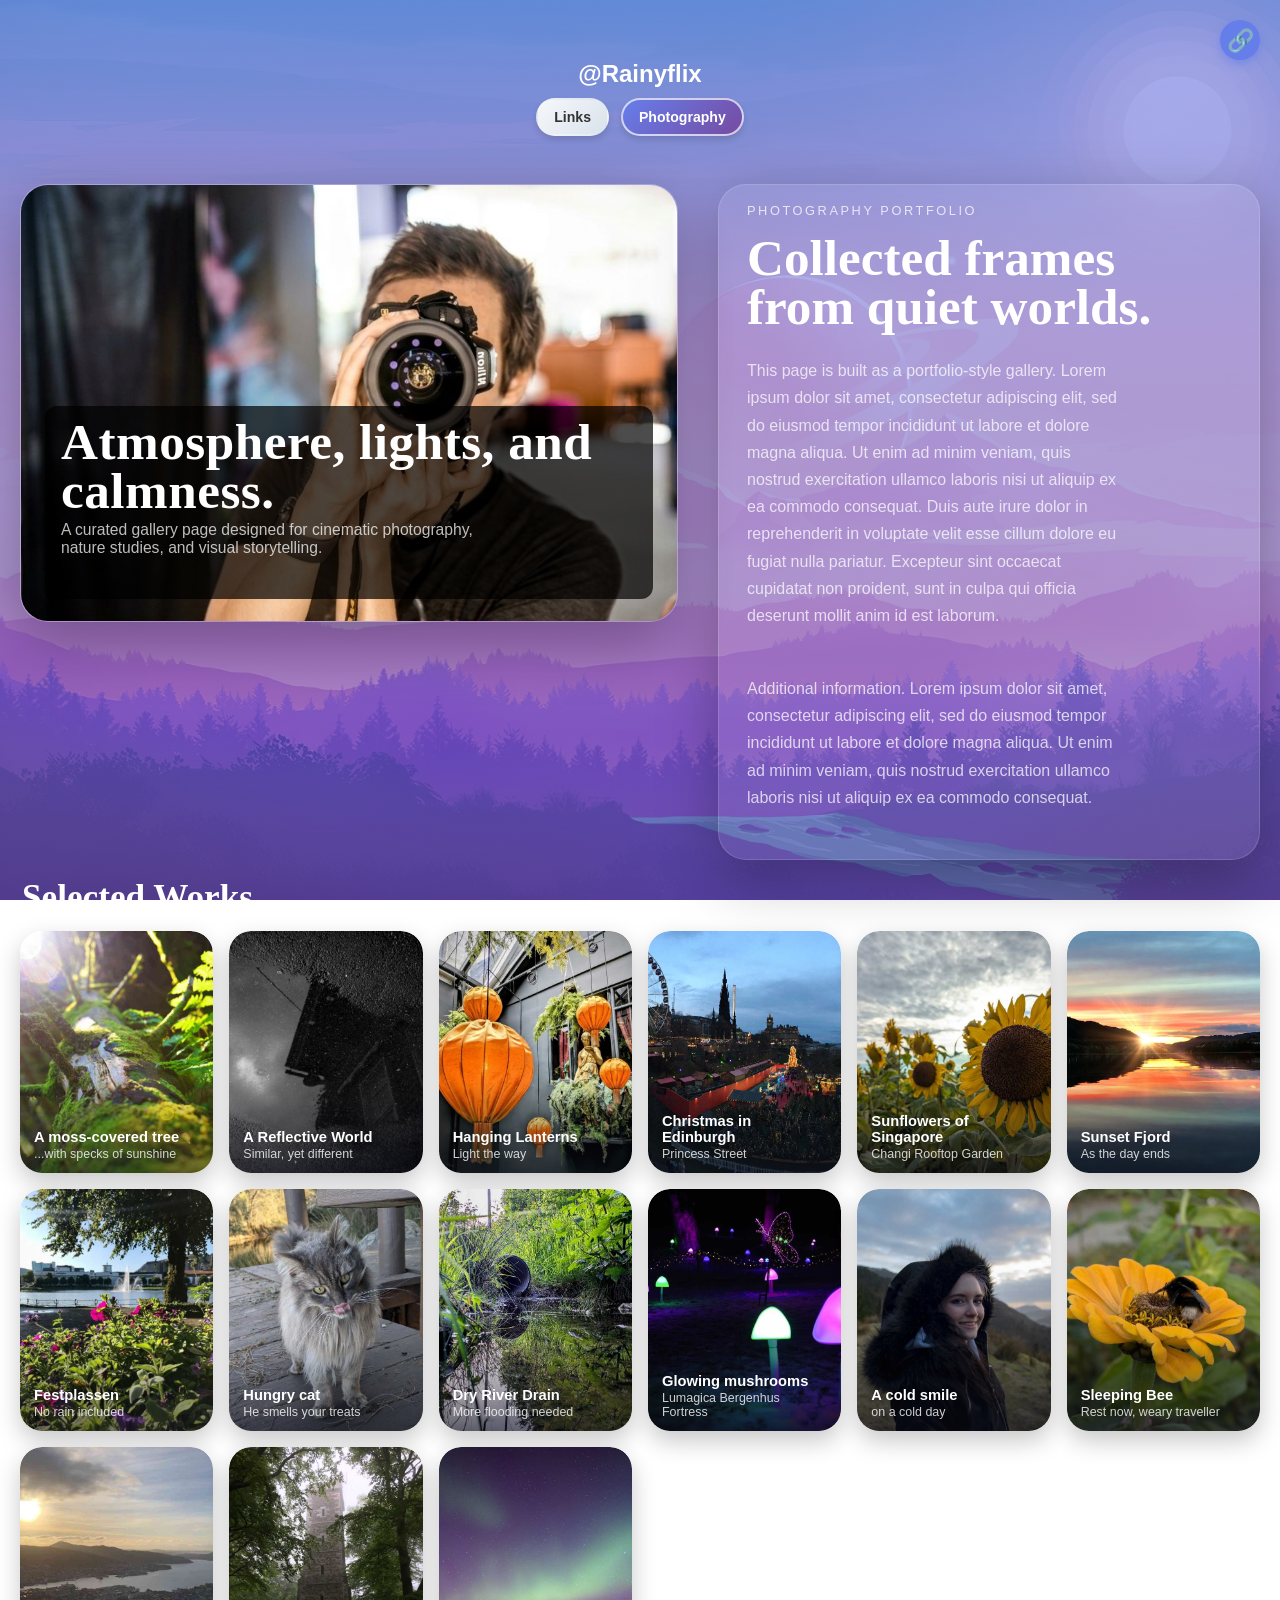
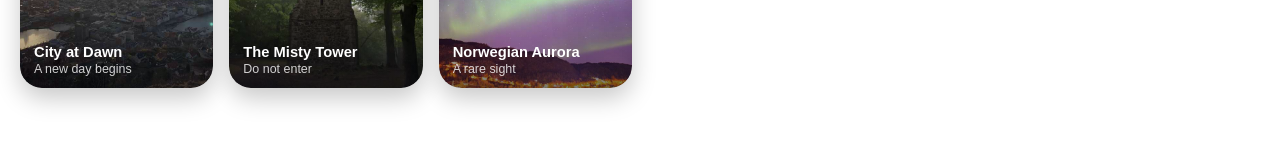
<file: photography/index.html>
<!DOCTYPE html>
<html lang="en">
<head>
  <meta charset="UTF-8" />
  <meta name="viewport" content="width=device-width, initial-scale=1" />
  <title>Rainyflix Photography</title>

  <link rel="icon" href="../images/Raindrop.ico" type="image/x-icon" />
  <link rel="apple-touch-icon" href="../images/Raindrop.png" type="image/png" />
  <link rel="icon" sizes="192x192" href="../images/Raindrop.png" type="image/png" />

  <link rel="stylesheet" href="../style.css" />
  <link rel="stylesheet" href="photography.css" />
</head>
<body>
  <button id="copyButton" title="Share Website Link" aria-label="Copy page URL" class="copy-url-btn">
    <span class="icon clipboard-icon">🔗</span>
    <span class="icon checkmark-icon">✅</span>
  </button>

<div class="fade-in-element">
  <div class="page" id="page">
    <main class="container">
      <h1>@Rainyflix</h1>
        <nav class="small-buttons" aria-label="Section navigation">
          <a href="/" class="small-btn">Links</a>
          <a href="/photography/" class="small-btn is-active" aria-current="page">Photography</a>
      	</nav>
</div>

<section class="hero-intro-wrapper">
    <section class="hero-grid">
    <article class="hero-photo reveal">
    <div class="frame">
      <img src="../images/main-photo.jpg" alt="Nick Reflected Photographer" />
    </div>
    <div class="hero-caption">
      <h2>Atmosphere, lights, and calmness.</h2>
      <p>A curated gallery page designed for cinematic photography, nature studies, and visual storytelling.</p>
    </div>
  </article>
</section>

        <article class="intro-panel reveal" style="animation-delay:0.1s;">
          <span class="kicker">Photography Portfolio</span>
          <h1>Collected frames from quiet worlds.</h1>
          <p>
            This page is built as a portfolio-style gallery. Lorem ipsum dolor sit amet, consectetur adipiscing elit, sed do eiusmod tempor incididunt ut labore et dolore magna aliqua. Ut enim ad minim veniam, quis nostrud exercitation ullamco laboris nisi ut aliquip ex ea commodo consequat. Duis aute irure dolor in reprehenderit in voluptate velit esse cillum dolore eu fugiat nulla pariatur. Excepteur sint occaecat cupidatat non proident, sunt in culpa qui officia deserunt mollit anim id est laborum.</p>
          <p>
            Additional information. Lorem ipsum dolor sit amet, consectetur adipiscing elit, sed do eiusmod tempor incididunt ut labore et dolore magna aliqua. Ut enim ad minim veniam, quis nostrud exercitation ullamco laboris nisi ut aliquip ex ea commodo consequat.
          </p>
        </article>
      </section>

      <section class="gallery-section">
        <div class="gallery-head reveal" style="animation-delay:0.16s;">
          <h3>Selected Works</h3>
          <span>Click any preview to enlarge</span>
        </div>

        <div class="thumb-grid">
         <button class="thumb"
	  type="button"
	  data-title="A moss-covered tree"
	  data-subtitle="...with specks of sunshine"
	  data-art="art-1"
	  data-purchase-link="">
  	 <img src="../images/photography/moss-tree.jpg" alt="A moss-covered tree" style="width: 100%; height: 100%; object-fit: cover; border-radius: 22px;" />
          <div class="thumb-label">
          <strong>A moss-covered tree</strong>
          <span>...with specks of sunshine</span>
         </div>
        </button>

         <button class="thumb"
	  type="button"
	  data-title="A Reflective World"
	  data-subtitle="Similar, yet different"
	  data-art="art-2"
	  data-purchase-link="">
  	 <img src="../images/photography/a-reflective-world.jpg" alt="A Reflective World" style="width: 100%; height: 100%; object-fit: cover; border-radius: 22px;" />
          <div class="thumb-label">
          <strong>A Reflective World</strong>
          <span>Similar, yet different</span>
         </div>
        </button>

         <button class="thumb"
	  type="button"
	  data-title="Hanging Lanterns"
	  data-subtitle="Light the way"
	  data-art="art-3"
	  data-purchase-link="">
  	 <img src="../images/photography/hanging-lanterns.jpg" alt="Hanging Lanterns" style="width: 100%; height: 100%; object-fit: cover; border-radius: 22px;" />
          <div class="thumb-label">
          <strong>Hanging Lanterns</strong>
          <span>Light the way</span>
         </div>
        </button>

         <button class="thumb"
	  type="button"
	  data-title="Christmas in Edinburgh"
	  data-subtitle="Princess Street"
	  data-art="art-4"
	  data-purchase-link="">
  	 <img src="../images/photography/edinburgh-christmas-market.jpg" alt="Christmas in Edinburgh" style="width: 100%; height: 100%; object-fit: cover; border-radius: 22px;" />
          <div class="thumb-label">
          <strong>Christmas in Edinburgh</strong>
          <span>Princess Street</span>
         </div>
        </button>

         <button class="thumb"
	  type="button"
	  data-title="Sunflowers of Singapore"
	  data-subtitle="Changi Rooftop Garden"
	  data-art="art-5"
	  data-purchase-link="">
  	 <img src="../images/photography/sunflower-garden.jpg" alt="Sunflowers of Singapore" style="width: 100%; height: 100%; object-fit: cover; border-radius: 22px;" />
          <div class="thumb-label">
          <strong>Sunflowers of Singapore</strong>
          <span>Changi Rooftop Garden</span>
         </div>
        </button>

         <button class="thumb"
	  type="button"
	  data-title="Sunset Fjord"
	  data-subtitle="As the day ends"
	  data-art="art-6"
	  data-purchase-link="">
  	 <img src="../images/photography/fjord-sunset.jpg" alt="Sunset Fjord" style="width: 100%; height: 100%; object-fit: cover; border-radius: 22px;" />
          <div class="thumb-label">
          <strong>Sunset Fjord</strong>
          <span>As the day ends</span>
         </div>
        </button>

         <button class="thumb"
	  type="button"
	  data-title="Festplassen"
	  data-subtitle="No rain included"
	  data-art="art-7"
	  data-purchase-link="">
  	 <img src="../images/photography/festplassen.jpg" alt="Festplassen" style="width: 100%; height: 100%; object-fit: cover; border-radius: 22px;" />
          <div class="thumb-label">
          <strong>Festplassen</strong>
          <span>No rain included</span>
         </div>
        </button>

         <button class="thumb"
	  type="button"
	  data-title="Hungry cat"
	  data-subtitle="He smells your treats"
	  data-art="art-8"
	  data-purchase-link="">
  	 <img src="../images/photography/curious-cat.jpg" alt="Hungry cat" style="width: 100%; height: 100%; object-fit: cover; border-radius: 22px;" />
          <div class="thumb-label">
          <strong>Hungry cat</strong>
          <span>He smells your treats</span>
         </div>
        </button>

         <button class="thumb"
	  type="button"
	  data-title="Dry River Drain"
	  data-subtitle="More flooding needed"
	  data-art="art-9"
	  data-purchase-link="">
  	 <img src="../images/photography/dry-river-drain.jpg" alt="Dry River Drain" style="width: 100%; height: 100%; object-fit: cover; border-radius: 22px;" />
          <div class="thumb-label">
          <strong>Dry River Drain</strong>
          <span>More flooding needed</span>
         </div>
        </button>

         <button class="thumb"
	  type="button"
	  data-title="Glowing mushrooms"
	  data-subtitle="Lumagica Bergenhus Fortress"
	  data-art="art-10"
	  data-purchase-link="">
  	 <img src="../images/photography/glowing-mushrooms.jpg" alt="Glowing mushrooms" style="width: 100%; height: 100%; object-fit: cover; border-radius: 22px;" />
          <div class="thumb-label">
          <strong>Glowing mushrooms</strong>
          <span>Lumagica Bergenhus Fortress</span>
         </div>
        </button>

         <button class="thumb"
	  type="button"
	  data-title="A cold smile"
	  data-subtitle="on a cold day"
	  data-art="art-11"
	  data-purchase-link="">
  	 <img src="../images/photography/cold-smile.jpg" alt="A cold smile" style="width: 100%; height: 100%; object-fit: cover; border-radius: 22px;" />
          <div class="thumb-label">
          <strong>A cold smile</strong>
          <span>on a cold day</span>
         </div>
        </button>

         <button class="thumb"
	  type="button"
	  data-title="Sleeping Bee"
	  data-subtitle="Rest now, weary traveller"
	  data-art="art-12"
	  data-purchase-link="">
  	 <img src="../images/photography/sleeping-bee.jpg" alt="Sleeping Bee" style="width: 100%; height: 100%; object-fit: cover; border-radius: 22px;" />
          <div class="thumb-label">
          <strong>Sleeping Bee</strong>
          <span>Rest now, weary traveller</span>
         </div>
        </button>

         <button class="thumb"
	  type="button"
	  data-title="City at Dawn"
	  data-subtitle="A new day begins"
	  data-art="art-13"
	  data-purchase-link="">
  	 <img src="../images/photography/cityscape-dawn.jpg" alt="City at Dawn" style="width: 100%; height: 100%; object-fit: cover; border-radius: 22px;" />
          <div class="thumb-label">
          <strong>City at Dawn</strong>
          <span>A new day begins</span>
         </div>
        </button>

         <button class="thumb"
	  type="button"
	  data-title="The Misty Tower"
	  data-subtitle="Do not enter"
	  data-art="art-14"
	  data-purchase-link="">
  	 <img src="../images/photography/misty-tower.jpg" alt="The Misty Tower" style="width: 100%; height: 100%; object-fit: cover; border-radius: 22px;" />
          <div class="thumb-label">
          <strong>The Misty Tower</strong>
          <span>Do not enter</span>
         </div>
        </button>

         <button class="thumb"
	  type="button"
	  data-title="Norwegian Aurora"
	  data-subtitle="A rare sight"
	  data-art="art-15"
	  data-purchase-link="">
  	 <img src="../images/photography/norwegian-aurora.jpg" alt="Norwegian Aurora" style="width: 100%; height: 100%; object-fit: cover; border-radius: 22px;" />
          <div class="thumb-label">
          <strong>Norwegian Aurora</strong>
          <span>A rare sight</span>
         </div>
        </button>

          <!-- Add more thumbnails similarly -->
        </div>

        <div class="gallery-footer reveal" style="animation-delay:0.22s;">
        <!-- Footer -->
        <footer id="footer">
          <div class="footer-content">
            <p>© 2026 Rainyflix. All rights reserved.</p>


          </div>
        </footer>

        </div>
      </section>
    </main>
  </div>

  <div class="modal-overlay" id="imageOverlay" hidden>
    <div class="lightbox-modal" id="imageModal" role="dialog" aria-modal="true" aria-labelledby="lightboxTitle" aria-describedby="lightboxDesc">
      <button class="close-lightbox" id="closeLightbox" type="button" aria-label="Close expanded image">×</button>
<button
  class="lightbox-nav lightbox-prev"
  id="previousImage"
  type="button"
  aria-label="View previous photograph"
  aria-controls="lightboxFigure"
>
  <svg viewBox="0 0 24 24" fill="none" aria-hidden="true">
    <path d="m14 5-7 7 7 7" />
  </svg>
</button>

<button
  class="lightbox-nav lightbox-next"
  id="nextImage"
  type="button"
  aria-label="View next photograph"
  aria-controls="lightboxFigure"
>
  <svg viewBox="0 0 24 24" fill="none" aria-hidden="true">
    <path d="m10 5 7 7-7 7" />
  </svg>
</button>
      <figure class="lightbox-figure" id="lightboxFigure">
      </figure>

      <div class="lightbox-meta">
        <div>
          <strong id="lightboxTitle">Expanded image</strong>
          <span id="lightboxDesc">Portfolio preview</span>
        </div>

  <div class="purchase-section">
    <button id="purchaseButton" class="purchase-btn" disabled>
      Purchase physical print
      <span id="purchaseStatus" class="status-text">Unavailable</span>
    </button>
  </div>

        <span>Press Esc to close</span>
      </div>
    </div>
  </div>

  <!-- Common scripts -->
  <script src="../script.js"></script>
  <!-- Photography page scripts -->
  <script src="photography.js"></script>
</body>
</html>
</file>
<file: style.css>
/* style.css */

@keyframes riseIn {
  0% {
    opacity: 0;
    transform: translateY(20px);
  }
  100% {
    opacity: 1;
    transform: translateY(0);
  }
}

.fade-in-element {
  opacity: 0;
  transform: translateY(20px);
}

.fade-in-element.visible {
  animation: riseIn 0.7s ease forwards;
}

/* Basic Reset */
* {
  margin: 0;
  padding: 0;
  box-sizing: border-box;
  font-family: Arial, sans-serif;
}

html, body {
  width: 100%;
}

body {
  /* Parallax background image with fixed attachment */
  background-image:
    linear-gradient(rgba(102, 126, 234, 0.6), rgba(118, 75, 162, 0.6)),
    url('../images/Planetary-Forest-Background.jpg');
  background-size: cover;
  background-position: center;
  background-repeat: no-repeat;
  background-attachment: fixed;

  min-height: 100vh;
  color: white;
  padding: 20px;

  display: flex;
  justify-content: center;
  align-items: flex-start;
}

/* Prevent background scroll while modal is open */
body.modal-open {
  overflow: hidden;
}

/* Page wrapper so we can blur everything behind the modal */
.page {
  width: 100%;
  display: flex;
  justify-content: center;
  transition: filter 250ms ease, transform 250ms ease;
}

.page.is-blurred {
  filter: blur(10px);
  transform: scale(0.995);
}

.container {
  text-align: center;
  width: 100%;
  max-width: 400px;
  margin: 40px auto 20px;
}

.profile-img {
  width: 150px;
  height: 150px;
  border-radius: 50%;
  border: 3px solid white;
  object-fit: cover;
  margin-bottom: 15px;
}

h1 {
  font-size: 24px;
  margin-bottom: 10px;
}

p {
  font-size: 16px;
  margin-bottom: 30px;
  opacity: 0.9;
}

.main-content {
  width: 100%;
  display: flex;
  flex-direction: column;
  align-items: center;
}

.links {
  width: 100%;
  display: flex;
  flex-direction: column;
  gap: 15px;
  overflow: visible;
}

.small-buttons {
  display: flex;
  justify-content: center;
  gap: 12px;
  flex-wrap: wrap;
  margin-bottom: 28px;
}

.small-btn {
  font-family: 'Manrope', sans-serif;
  font-size: 0.88rem;
  font-weight: 700;
  padding: 9px 16px;
  border-radius: 999px;
  background: linear-gradient(135deg, #f6f8fa, #d9e2ec);
  color: #333;
  text-decoration: none;
  box-shadow: 0 4px 6px rgba(0, 0, 0, 0.12);
  border: 2px solid transparent;
  transition: transform 0.28s ease, box-shadow 0.28s ease, background 0.28s ease, color 0.28s ease;
}

.small-btn:hover,
.small-btn:focus-visible {
  background: linear-gradient(135deg, #667eea, #764ba2);
  color: #fff;
  box-shadow: 0 10px 18px rgba(102, 126, 234, 0.42);
  transform: translateY(-1px) scale(1.04);
  outline: none;
}

.small-btn.is-active {
  background: linear-gradient(135deg, #667eea, #764ba2);
  color: #fff;
  border-color: rgba(255, 255, 255, 0.7);

  pointer-events: none; /* disables clicking */
  cursor: default;      /* changes cursor to default arrow */
}


.link-btn {
  font-family: inherit;
  font-size: 16px;
  line-height: 1.2;
  font-weight: bold;

  width: 100%;
  padding: 15px 20px;
  border-radius: 30px;

  display: flex;
  align-items: center;
  justify-content: center;
  gap: 10px;

  cursor: pointer;
  text-decoration: none;

  background: linear-gradient(135deg, #f6f8fa, #d9e2ec);
  color: #333;

  border: 2px solid transparent;
  box-shadow: 0 4px 6px rgba(0, 0, 0, 0.1);

  position: relative;
  transform: scale(1);
  transform-origin: center;
  transition: all 0.3s ease;
}

.link-btn:hover {
  background: linear-gradient(135deg, #667eea, #764ba2);
  color: white;
  border: 2px solid white;
  transform: scale(1.05);
  box-shadow: 0 8px 15px rgba(102, 126, 234, 0.6);
}

.link-btn:active {
  transform: scale(1.02);
}

.icon {
  width: 20px;
  height: 20px;
  object-fit: contain;
  flex-shrink: 0;
}

.left-icon {
  margin-right: 5px;
}

.right-icon {
  margin-left: 5px;
}

.extra-top-space {
  margin-top: 50px;
}

/* Modal / Overlay */
.modal-overlay {
  position: fixed;
  display: grid;
  background: rgba(0, 0, 0, 0.35);
  padding: 20px;
  z-index: 999;
  inset: 0;
  place-items: center;
}

.modal {
  width: min(720px, 100%);
  border-radius: 22px;
  padding: 22px;
  color: #f7f7fb;
  background: rgba(25, 20, 35, 0.55);
  border: 1px solid rgba(255, 255, 255, 0.16);
  backdrop-filter: blur(10px);
  -webkit-backdrop-filter: blur(10px);
  box-shadow: 0 20px 70px rgba(0, 0, 0, 0.45);
}

.modal h2 {
  font-size: 20px;
  margin-bottom: 6px;
}

.modal p {
  margin-bottom: 16px;
  opacity: 0.9;
}

.modal-actions {
  display: grid;
  grid-template-columns: 1fr 1fr;
  gap: 12px;
}

.option-btn {
  display: grid;
  gap: 6px;
  padding: 16px 14px;
  border-radius: 16px;
  text-decoration: none;
  color: #0e0e14;
  font-weight: 800;

  background: linear-gradient(135deg, rgba(255, 255, 255, 0.92), rgba(230, 235, 255, 0.92));
  border: 1px solid rgba(255, 255, 255, 0.35);
  box-shadow: 0 10px 30px rgba(0, 0, 0, 0.18);

  transition: transform 180ms ease, box-shadow 180ms ease, filter 180ms ease;
}

.option-btn:hover {
  transform: translateY(-2px);
  box-shadow: 0 14px 40px rgba(102, 126, 234, 0.35);
  filter: saturate(1.05);
}

.option-btn:active {
  transform: translateY(0px) scale(0.99);
}

.option-sub {
  font-weight: 700;
  font-size: 12px;
  opacity: 0.7;
}

.modal-overlay[hidden] {
  display: none !important;
}

/* Copy URL Button Styling */
.copy-url-btn {
  position: fixed;
  top: 20px;
  right: 20px;
  width: 40px;
  height: 40px;
  background-color: #667eea;
  border: none;
  border-radius: 50%;
  color: white;
  font-size: 22px;
  cursor: pointer;
  box-shadow: 0 4px 8px rgba(102, 126, 234, 0.6);
  transition: background-color 0.3s ease, filter 250ms ease, transform 250ms ease;
  z-index: 10;
  overflow: hidden;
  display: block;
}

.copy-url-btn:hover {
  background-color: #764ba2;
}

.copy-url-btn.is-blurred {
  filter: blur(10px);
  transform: scale(0.995);
}

.copy-url-btn .icon {
  position: absolute;
  top: 50%;
  left: 50%;
  transform: translate(-50%, -50%) scale(1);
  transition: opacity 0.4s ease, transform 0.4s ease;
  user-select: none;
  line-height: 1;
  width: 100%;
  text-align: center;
}

.clipboard-icon {
  opacity: 1;
  transform: translate(-50%, -50%) scale(1);
  z-index: 2;
}

.checkmark-icon {
  opacity: 0;
  transform: translate(-50%, -50%) scale(0.5);
  z-index: 1;
  color: #4CAF50;
}

.copy-url-btn.copied .clipboard-icon {
  opacity: 0;
  transform: translate(-50%, -50%) scale(0.5);
  z-index: 1;
}

.copy-url-btn.copied .checkmark-icon {
  opacity: 1;
  transform: translate(-50%, -50%) scale(1);
  z-index: 2;
}

/* Bouncing character */
#bouncingCharacterContainer {
  margin-top: 40px;
  margin-bottom: 0px;
  display: flex;
  justify-content: center;
  width: 100%;
  cursor: pointer;
  user-select: none;
}

#BouncingRainyPaintStyle {
  width: 44px;
  height: auto;
  display: block;
  transform-origin: bottom center;
  will-change: transform;
}

/* Bottom stays visually anchored, only top "jiggles" vertically */
@keyframes topJiggle {
  0%   { transform: scaleY(1) translateY(0); }
  20%  { transform: scaleY(1.08) translateY(-2px); }
  40%  { transform: scaleY(0.94) translateY(0); }
  60%  { transform: scaleY(1.05) translateY(-1px); }
  80%  { transform: scaleY(0.97) translateY(0); }
  100% { transform: scaleY(1) translateY(0); }
}

.bounce {
  animation: topJiggle 0.55s ease;
}

/* Footer */
footer#footer {
  width: 100%;
  margin-top: 2px;
  padding: 10px 0 0;
  text-align: center;
  color: rgba(255, 255, 255, 0.88);
}

.footer-content {
  width: 100%;
}

.footer-content p {
  margin-bottom: 8px;
  font-size: 13px;
  opacity: 0.9;
}

.footer-nav {
  display: flex;
  justify-content: center;
  align-items: center;
  gap: 8px;
  flex-wrap: wrap;
  font-size: 12px;
}

.footer-nav a {
  color: rgba(255, 255, 255, 0.84);
  text-decoration: none;
  transition: opacity 0.2s ease, color 0.2s ease;
}

.footer-nav a:hover {
  color: white;
  opacity: 1;
}

.footer-nav span {
  opacity: 0.6;
}

@media (max-width: 520px) {
  .modal-actions {
    grid-template-columns: 1fr;
  }

  .container {
    margin-top: 60px;
  }

  .link-btn {
    font-size: 15px;
    padding: 14px 16px;
  }
}
</file>
<file: photography/photography.css>
/* photography.css */

/* Typography and layout for photography page */

.eyebrow {
  font-family: 'Cormorant Garamond', serif;
  font-size: clamp(1.7rem, 4vw, 2.4rem);
  font-weight: 700;
  letter-spacing: 0.02em;
  line-height: 1;
  text-shadow: 0 4px 18px rgba(0, 0, 0, 0.15);
}

.small-buttons {
  display: flex;
  justify-content: center;
  gap: 12px;
  flex-wrap: wrap;
  margin-bottom: 28px;
}

.small-btn {
  font-family: 'Manrope', sans-serif;
  font-size: 0.88rem;
  font-weight: 700;
  padding: 9px 16px;
  border-radius: 999px;
  background: linear-gradient(135deg, #f6f8fa, #d9e2ec);
  color: #333;
  text-decoration: none;
  box-shadow: 0 4px 6px rgba(0, 0, 0, 0.12);
  border: 2px solid transparent;
  transition: transform 0.28s ease, box-shadow 0.28s ease, background 0.28s ease, color 0.28s ease;
}

.small-btn:hover,
.small-btn:focus-visible {
  background: linear-gradient(135deg, #667eea, #764ba2);
  color: #fff;
  box-shadow: 0 10px 18px rgba(102, 126, 234, 0.42);
  transform: translateY(-1px) scale(1.04);
  outline: none;
}

.small-btn.is-active {
  background: linear-gradient(135deg, #667eea, #764ba2);
  color: #fff;
  border-color: rgba(255, 255, 255, 0.7);
}

.parent-container {
  display: flex;
  flex-direction: row;
  gap: 20px; /* optional spacing */
}

.hero-intro-wrapper {
  display: flex;
  gap: 40px; /* space between containers */
  align-items: flex-start;
  flex-wrap: wrap;
}

.hero-grid {
  flex: 1 1 50%;
  min-width: 280px;
}

.intro-panel {
  flex: 1 1 45%;
  min-width: 280px;
}

.hero-photo,
.intro-panel {
  border-radius: 28px;
  overflow: hidden;
  background: rgba(255, 255, 255, 0.08);
  border: 1px solid rgba(255, 255, 255, 0.14);
  backdrop-filter: blur(10px);
  -webkit-backdrop-filter: blur(10px);
  box-shadow: 0 20px 60px rgba(0, 0, 0, 0.28);
  position: relative;
}

.hero-photo {
  position: relative;
  height: 55%;
  min-height: 294px;
  max-height: 495px;
  min-width: 440px;
  max-width: 748px;
  overflow: hidden;
  border-radius: 28px;
}

.hero-photo img {
  width: 100%;
  height: auto;
  object-fit: cover;
  object-position: 40% center;
  display: block;
}

.hero-caption {
  position: absolute;
  left: 24px;
  right: 24px;
  bottom: 22px;
  z-index: 2;
  display: grid;
  gap: 6px;
  animation: riseIn 0.7s ease both;
  animation-delay: 0.15s;

  background-color: rgba(0, 0, 0, 0.7);
  padding: 12px 16px;
  border-radius: 12px;
}

.hero-caption h2 {
  font-family: 'Cormorant Garamond', serif;
  font-size: clamp(2rem, 4vw, 3.2rem);
  line-height: 0.95;
  font-weight: 700;
  letter-spacing: 0.01em;
}

.hero-caption p {
  color: rgba(255, 255, 255, 0.82);
  font-size: 0.98rem;
  max-width: 52ch;
}

.intro-panel {
  padding: 28px;
  display: flex;
  flex-direction: column;
  justify-content: center;
  gap: 16px;
  max-height: 676px;
  max-width: 542px;
}

.intro-panel .kicker {
  font-size: 0.8rem;
  text-transform: uppercase;
  letter-spacing: 0.2em;
  color: rgba(255, 255, 255, 0.76);
}

.intro-panel h1 {
  font-family: 'Cormorant Garamond', serif;
  font-size: clamp(2.1rem, 4vw, 3.5rem);
  line-height: 0.95;
  font-weight: 700;
}

.intro-panel p {
  font-size: 1rem;
  line-height: 1.7;
  color: rgba(255, 255, 255, 0.82);
  max-width: 42ch;
}

.gallery-section {
  display: grid;
  gap: 16px;
}

.gallery-head {
  display: flex;
  align-items: end;
  justify-content: space-between;
  gap: 16px;
  padding: 0 2px;
  margin-top: 20px;
}

.gallery-head h3 {
  font-family: 'Cormorant Garamond', serif;
  font-size: clamp(1.6rem, 3vw, 2.2rem);
  line-height: 1;
}

.gallery-head span {
  color: rgba(255, 255, 255, 0.74);
  font-size: 0.92rem;
}

.thumb-grid {
  display: grid;
  grid-template-columns: repeat(6, minmax(0, 1fr));
  gap: 16px;
}

.thumb {
  position: relative;
  border: 0;
  padding: 0;
  border-radius: 22px;
  overflow: hidden;
  background: rgba(255, 255, 255, 0.08);
  box-shadow: 0 10px 25px rgba(0, 0, 0, 0.22);
  cursor: pointer;
  aspect-ratio: 4 / 5;
  animation: riseIn 0.7s ease backwards;
}

 .thumb img {
    transition: transform 220ms ease-out;
  }

  .thumb:hover img,
  .thumb:focus-visible img {
    transform: scale(1.04);
  }

 .thumb:hover,
  .thumb:focus-visible {
    outline: none;
  }
  .thumb:focus-visible {
    outline: 2px solid #bea6e6;
    outline-offset: 4px;
  }

  @media (prefers-reduced-motion: reduce) {
    .thumb {
      animation: none !important;
    }

    .thumb img {
      transition: none;
    }

    .thumb:hover img,
    .thumb:focus-visible img {
      transform: none;
    }
  }

.thumb::after {
  content: "";
  position: absolute;
  inset: auto 0 0 0;
  height: 38%;
  background: linear-gradient(to top, rgba(12, 13, 24, 0.55), rgba(12, 13, 24, 0));
  pointer-events: none;
}

.thumb-label {
  position: absolute;
  left: 14px;
  right: 14px;
  bottom: 12px;
  z-index: 1;
  display: grid;
  gap: 2px;
  text-align: left;
}

.thumb-label strong {
  font-size: 0.92rem;
  font-weight: 700;
  color: #fff;
}

.thumb-label span {
  font-size: 0.78rem;
  color: rgba(255, 255, 255, 0.8);
}

.gallery-footer {
  display: flex;
  justify-content: center;
  margin-top: 8px;
}

.gallery-footer p {
  font-size: 0.92rem;
  color: rgba(255, 255, 255, 0.78);
  text-align: center;
}

/* Modal overlay and lightbox */

.modal-overlay {
  position: fixed;
  display: grid;
  background: rgba(0, 0, 0, 0.35);
  padding: 20px;
  z-index: 999;
  inset: 0;
  place-items: center;
  backdrop-filter: blur(8px);
  -webkit-backdrop-filter: blur(8px);
}

.modal-overlay[hidden] {
  display: none !important;
}

.lightbox-modal {
  width: min-content;
  max-width: min(980px, calc(100vw - 40px));
  position: relative;
  animation: none;
}

.lightbox-figure {
  display: block;
  width: 100%;
  min-height: 0;
  height: auto;
  margin: 0;
  padding: 0;
  border-radius: 28px 28px 0 0;
  overflow: hidden;
  background: rgba(20, 18, 34, 0.84);
  border: 1px solid rgba(255, 255, 255, 0.14);
  border-bottom: 0;
  box-shadow: 0 24px 80px rgba(0, 0, 0, 0.5);
  backdrop-filter: blur(10px);
  -webkit-backdrop-filter: blur(10px);
  line-height: 0;
}

#lightboxFigure > img {
  display: block;
  width: auto !important;
  max-width: min(980px, calc(100vw - 40px));
  height: auto;
  max-height: min(750px, calc(100vh - 200px));
  max-height: min(750px, calc(100dvh - 200px));
  object-fit: contain;
  margin: 0;
  padding: 0;
  border: 0;
  vertical-align: top;
  border-radius: 28px 28px 0 0 !important;
}

.lightbox-meta {
  display: flex;
  justify-content: space-between;
  gap: 14px;
  align-items: center;
  padding: 14px 18px;
  margin-top: 0;
  color: rgba(255, 255, 255, 0.92);
  font-size: 0.95rem;
  background: linear-gradient(
    135deg,
    rgba(190, 166, 230, 0.22),
    rgba(126, 91, 174, 0.16) 55%,
    rgba(83, 57, 121, 0.24)
  );
  border-radius: 0 0 28px 28px;
  contain: inline-size;
  width: 100%;
  box-sizing: border-box;
  backdrop-filter: blur(12px);
  -webkit-backdrop-filter: blur(12px);}

.lightbox-meta strong {
  display: block;
  font-size: 1rem;
  margin-bottom: 2px;
}

.purchase-btn {
  display: flex;
  flex-direction: column;
  align-items: center;
  padding: 8px 16px;
  border-radius: 999px;
  font-weight: 700;
  font-family: 'Manrope', sans-serif;
  font-size: 0.9rem;
  cursor: pointer;
  border: none;
  transition: background-color 0.3s ease, color 0.3s ease;
}

.purchase-btn:disabled {
  background-color: #ccc;
  color: #666;
  cursor: not-allowed;
}

.purchase-btn:not(:disabled) {
  background: linear-gradient(135deg, #667eea, #764ba2);
  color: white;
  box-shadow: 0 4px 12px rgba(102, 126, 234, 0.6);
}

.status-text {
  font-size: 0.75rem;
  margin-top: 4px;
  color: inherit;
}

.close-lightbox {
  position: absolute;
  top: 14px;
  right: 14px;
  width: 42px;
  height: 42px;
  border: 0;
  border-radius: 999px;
  background: rgba(18, 16, 28, 0.75);
  color: white;
  font-size: 1.5rem;
  line-height: 1;
  cursor: pointer;
  display: none;
  place-items: center;
  backdrop-filter: blur(10px);
  -webkit-backdrop-filter: blur(10px);
  border: 1px solid rgba(255, 255, 255, 0.16);
  transition: transform 0.2s ease, background 0.2s ease;
}

.close-lightbox:hover,
.close-lightbox:focus-visible {
  transform: scale(1.06);
  background: rgba(34, 28, 54, 0.9);
  outline: none;
}

  .lightbox-nav {
    position: fixed;
    top: 50%;
    z-index: 3;
    display: grid;
    place-items: center;
    width: 44px;
    height: 44px;
    padding: 0;
    border: 1px solid rgba(190, 166, 230, 0.65);
    border-radius: 50%;
    background: rgba(39, 28, 56, 0.9);
    color: #eee4ff;
    box-shadow: 0 4px 18px rgba(0, 0, 0, 0.25);
    cursor: pointer;
    transform: translateY(-50%);
    transition: background 180ms ease, transform 180ms ease;
  }

  .lightbox-prev {
    left: calc(50% - min(490px, calc(50vw - 20px)) - 58px);
  }

  .lightbox-next {
    right: calc(50% - min(490px, calc(50vw - 20px)) - 58px);
  }

  .lightbox-nav svg {
    width: 22px;
    height: 22px;
    stroke: currentColor;
    stroke-width: 2;
    stroke-linecap: round;
    stroke-linejoin: round;
  }

  .lightbox-nav:hover {
    background: rgba(105, 76, 142, 0.96);
    transform: translateY(-50%) scale(1.06);
  }

  .lightbox-nav:active {
    transform: translateY(-50%) scale(0.95);
  }

  .lightbox-nav:focus-visible {
    outline: 2px solid #eee4ff;
    outline-offset: 4px;
  }

@keyframes riseIn {
  from {
    opacity: 0;
    transform: translateY(18px);
  }
  to {
    opacity: 1;
    transform: translateY(0);
  }
}

@keyframes scaleIn {
  from {
    opacity: 0;
    transform: scale(0.965);
  }
  to {
    opacity: 1;
    transform: scale(1);
  }
}

  @media (max-width: 1120px) {
    .lightbox-prev {
      left: calc(50% - min(490px, calc(50vw - 20px)) + 12px);
    }

    .lightbox-next {
      right: calc(50% - min(490px, calc(50vw - 20px)) + 12px);
    }
  }

  @media (prefers-reduced-motion: reduce) {
    .lightbox-nav {
      transition: none;
    }
  }

@media (max-width: 900px) {
  .hero-grid {
    grid-template-columns: 1fr;
  }

  .hero-photo {
    min-height: 340px;
  }

  .thumb-grid {
    grid-template-columns: repeat(2, minmax(0, 1fr));
  }
}

@media (max-width: 560px) {
    body {
      padding: 18px;
    }

    .container {
      margin-top: 18px;
    }

    .intro-panel,
    .hero-caption {
      padding-left: 0;
      padding-right: 0;
    }

    .intro-panel {
      padding: 22px;
    }

    .hero-caption {
      left: 18px;
      right: 18px;
      bottom: 18px;
    }

    .thumb-grid {
      grid-template-columns: 1fr;
    }

    .lightbox-meta {
      flex-direction: column;
      align-items: flex-start;
    }
  }

  .photography-container {
    width: 100%;
    max-width: 1100px;
    margin: 32px auto 24px;
    padding: 0 20px;
  }

  @media (max-width: 720px) {
    .hero-intro-wrapper {
      flex-direction: column;
    }

    .hero-grid,
    .intro-panel {
      flex: 1 1 100%;
      min-width: auto;
    }
  }

  #imageOverlay {
    animation: none !important;
    transition: none !important;
  }

  #imageOverlay[hidden] {
    display: none !important;
  }

  #imageModal {
    border-radius: 28px;
    box-shadow: 0 0 0 2px rgba(174, 143, 213, 0.75);
    gap: 0;
    row-gap: 0;
    transition: none !important;
  }

  #imageOverlay:not([hidden]) #imageModal {
    animation: lightboxFadeIn 350ms ease-out both !important;
  }

  @keyframes lightboxFadeIn {
    from {
      opacity: 0;
    }
    to {
      opacity: 1;
    }
  }
</file>
